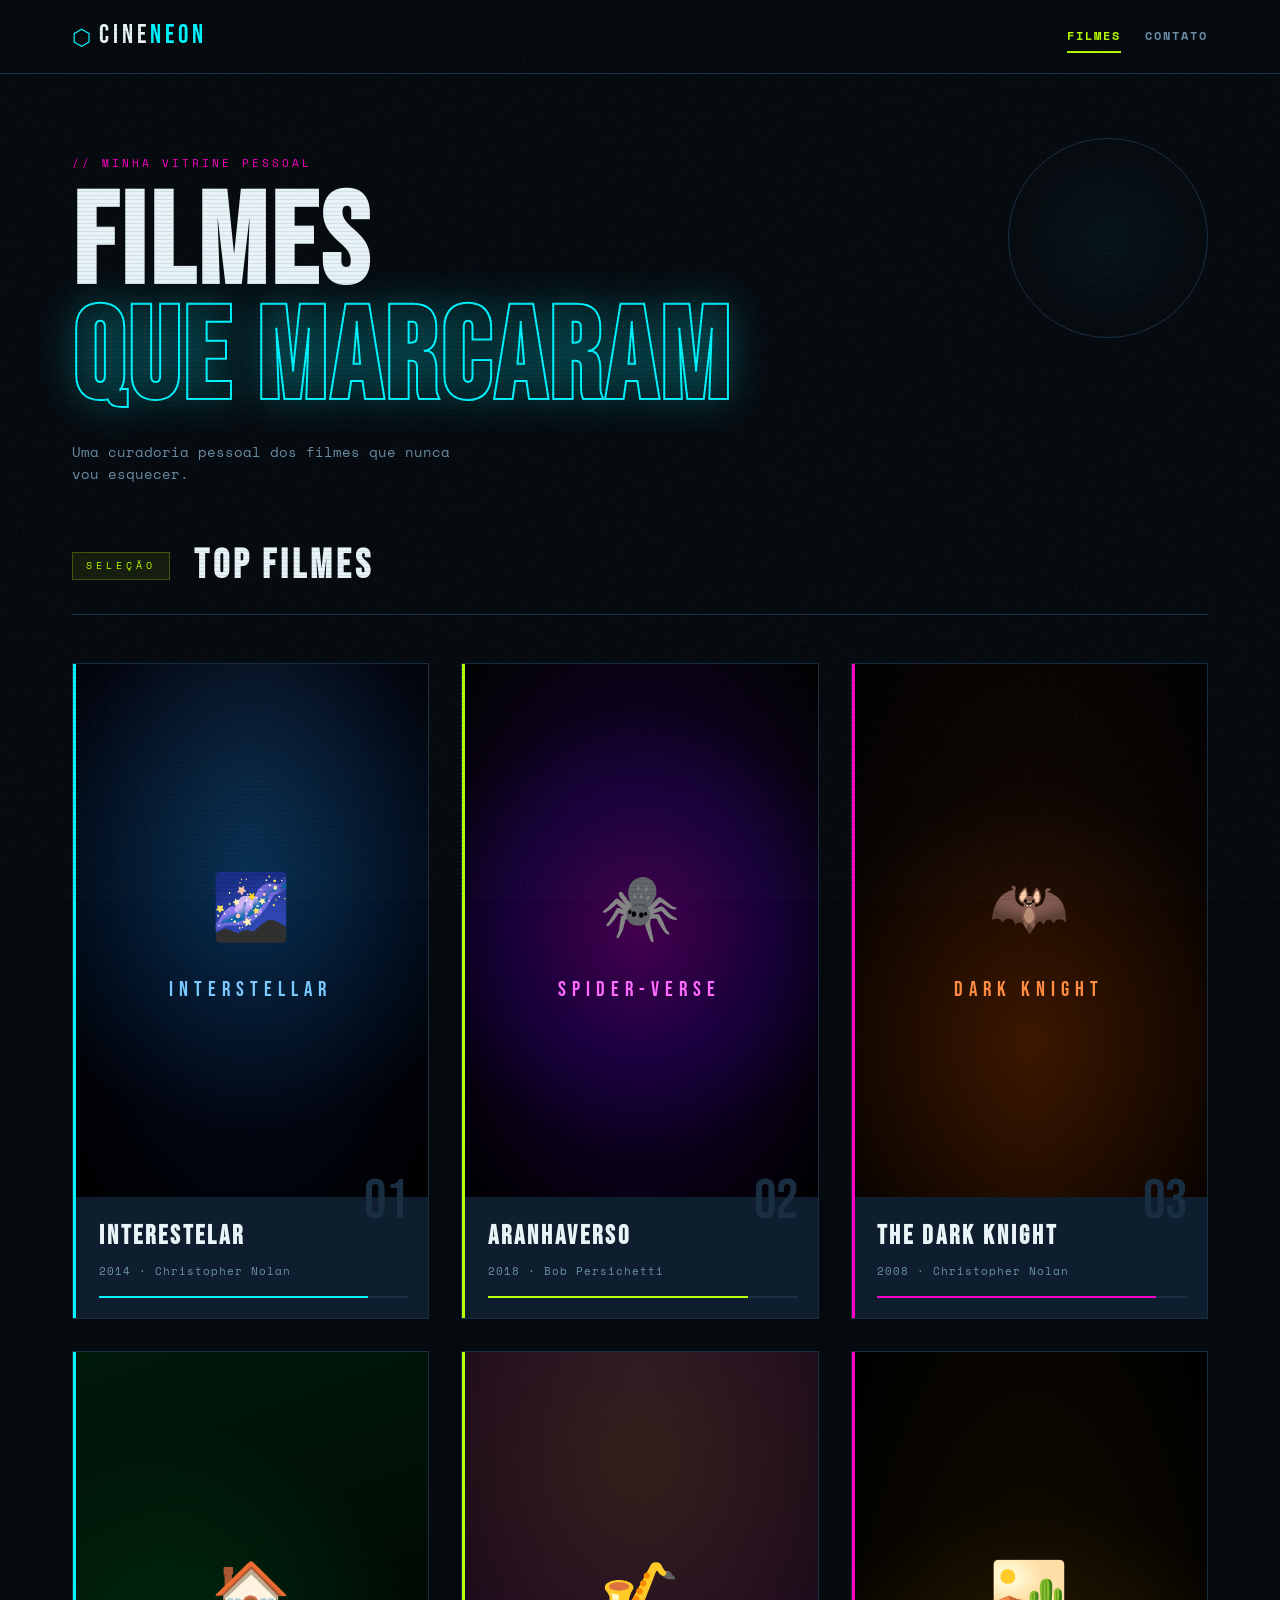
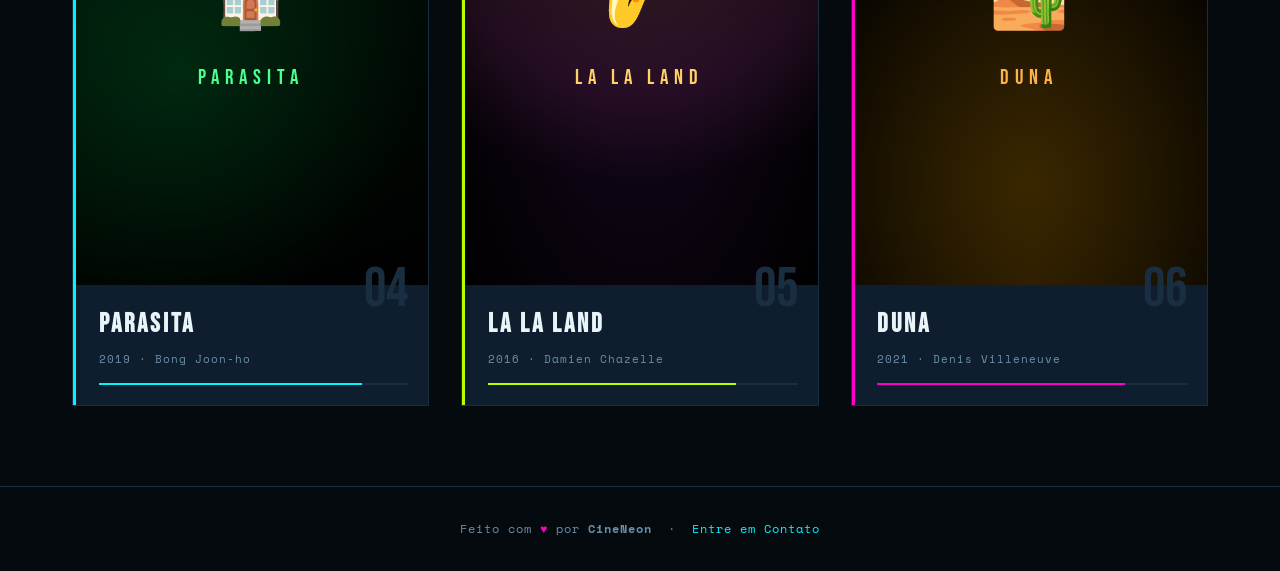
<file: index.html>
<!DOCTYPE html>
<html lang="pt-BR">
<head>
  <meta charset="UTF-8" />
  <meta name="viewport" content="width=device-width, initial-scale=1.0" />
  <title>CineNeon — Filmes Favoritos</title>
  <link rel="preconnect" href="https://fonts.googleapis.com" />
  <link href="https://fonts.googleapis.com/css2?family=Bebas+Neue&family=Space+Mono:ital,wght@0,400;0,700;1,400&display=swap" rel="stylesheet" />
  <link rel="stylesheet" href="style.css" />
</head>
<body>

  <div class="scanlines"></div>
  <div class="noise"></div>

  <header>
    <div class="header-inner">
      <div class="logo">
        <span class="logo-icon">⬡</span>
        <span class="logo-text">CINE<em>NEON</em></span>
      </div>
      <nav>
        <a href="index.html" class="nav-link active">Filmes</a>
        <a href="contato.html" class="nav-link">Contato</a>
      </nav>
    </div>
  </header>

  <main>
    <section class="hero">
      <p class="hero-tag">// MINHA VITRINE PESSOAL</p>
      <h1 class="hero-title">FILMES<br/><span class="highlight">QUE MARCARAM</span></h1>
      <p class="hero-sub">Uma curadoria pessoal dos filmes que nunca vou esquecer.</p>
      <div class="hero-deco"></div>
    </section>

    <section class="movies-section">
      <div class="section-header">
        <span class="section-tag">SELEÇÃO</span>
        <h2>TOP FILMES</h2>
      </div>

      <div class="cards-grid">

        <!-- Card 1 -->
        <article class="card" data-index="01">
          <div class="card-img-wrap">
            <div class="poster poster--interstellar">
              <div class="poster-glow"></div>
              <span class="poster-icon">🌌</span>
              <span class="poster-label">INTERSTELLAR</span>
            </div>
            <div class="card-overlay">
              <span class="card-genre">Sci-Fi · Drama</span>
              <button class="btn-watch" onclick="mostrarAlerta('Interestelar', 2014, '⭐ 8.7/10')">VER DETALHES</button>
            </div>
          </div>
          <div class="card-body">
            <span class="card-number">01</span>
            <h3 class="card-title">INTERESTELAR</h3>
            <p class="card-year">2014 · Christopher Nolan</p>
            <div class="card-bar"><span style="width: 87%"></span></div>
          </div>
        </article>

        <!-- Card 2 -->
        <article class="card card--alt" data-index="02">
          <div class="card-img-wrap">
            <div class="poster poster--spiderman">
              <div class="poster-glow"></div>
              <span class="poster-icon">🕷️</span>
              <span class="poster-label">SPIDER-VERSE</span>
            </div>
            <div class="card-overlay">
              <span class="card-genre">Animação · Ação</span>
              <button class="btn-watch" onclick="mostrarAlerta('Homem-Aranha no Aranhaverso', 2018, '⭐ 8.4/10')">VER DETALHES</button>
            </div>
          </div>
          <div class="card-body">
            <span class="card-number">02</span>
            <h3 class="card-title">ARANHAVERSO</h3>
            <p class="card-year">2018 · Bob Persichetti</p>
            <div class="card-bar"><span style="width: 84%"></span></div>
          </div>
        </article>

        <!-- Card 3 -->
        <article class="card card--accent" data-index="03">
          <div class="card-img-wrap">
            <div class="poster poster--darkknight">
              <div class="poster-glow"></div>
              <span class="poster-icon">🦇</span>
              <span class="poster-label">DARK KNIGHT</span>
            </div>
            <div class="card-overlay">
              <span class="card-genre">Ação · Crime</span>
              <button class="btn-watch" onclick="mostrarAlerta('Batman: O Cavaleiro das Trevas', 2008, '⭐ 9.0/10')">VER DETALHES</button>
            </div>
          </div>
          <div class="card-body">
            <span class="card-number">03</span>
            <h3 class="card-title">THE DARK KNIGHT</h3>
            <p class="card-year">2008 · Christopher Nolan</p>
            <div class="card-bar"><span style="width: 90%"></span></div>
          </div>
        </article>

        <!-- Card 4 -->
        <article class="card" data-index="04">
          <div class="card-img-wrap">
            <div class="poster poster--parasita">
              <div class="poster-glow"></div>
              <span class="poster-icon">🏠</span>
              <span class="poster-label">PARASITA</span>
            </div>
            <div class="card-overlay">
              <span class="card-genre">Drama · Thriller</span>
              <button class="btn-watch" onclick="mostrarAlerta('Parasita', 2019, '⭐ 8.5/10')">VER DETALHES</button>
            </div>
          </div>
          <div class="card-body">
            <span class="card-number">04</span>
            <h3 class="card-title">PARASITA</h3>
            <p class="card-year">2019 · Bong Joon-ho</p>
            <div class="card-bar"><span style="width: 85%"></span></div>
          </div>
        </article>

        <!-- Card 5 -->
        <article class="card card--alt" data-index="05">
          <div class="card-img-wrap">
            <div class="poster poster--lalaland">
              <div class="poster-glow"></div>
              <span class="poster-icon">🎷</span>
              <span class="poster-label">LA LA LAND</span>
            </div>
            <div class="card-overlay">
              <span class="card-genre">Musical · Romance</span>
              <button class="btn-watch" onclick="mostrarAlerta('La La Land', 2016, '⭐ 8.0/10')">VER DETALHES</button>
            </div>
          </div>
          <div class="card-body">
            <span class="card-number">05</span>
            <h3 class="card-title">LA LA LAND</h3>
            <p class="card-year">2016 · Damien Chazelle</p>
            <div class="card-bar"><span style="width: 80%"></span></div>
          </div>
        </article>

        <!-- Card 6 -->
        <article class="card card--accent" data-index="06">
          <div class="card-img-wrap">
            <div class="poster poster--duna">
              <div class="poster-glow"></div>
              <span class="poster-icon">🏜️</span>
              <span class="poster-label">DUNA</span>
            </div>
            <div class="card-overlay">
              <span class="card-genre">Sci-Fi · Épico</span>
              <button class="btn-watch" onclick="mostrarAlerta('Duna', 2021, '⭐ 8.0/10')">VER DETALHES</button>
            </div>
          </div>
          <div class="card-body">
            <span class="card-number">06</span>
            <h3 class="card-title">DUNA</h3>
            <p class="card-year">2021 · Denis Villeneuve</p>
            <div class="card-bar"><span style="width: 80%"></span></div>
          </div>
        </article>

      </div>
    </section>
  </main>

  <footer>
    <p>Feito com <span class="heart">♥</span> por <strong>CineNeon</strong> &nbsp;·&nbsp; <a href="contato.html">Entre em Contato</a></p>
  </footer>

  <!-- Modal -->
  <div id="modal" class="modal hidden">
    <div class="modal-box">
      <button class="modal-close" onclick="fecharModal()">✕</button>
      <p class="modal-tag">// DETALHES DO FILME</p>
      <h2 id="modal-title"></h2>
      <p id="modal-year"></p>
      <p id="modal-rating"></p>
      <button class="btn-modal-ok" onclick="fecharModal()">FECHAR</button>
    </div>
  </div>

  <script src="script.js"></script>
</body>
</html>
</file>
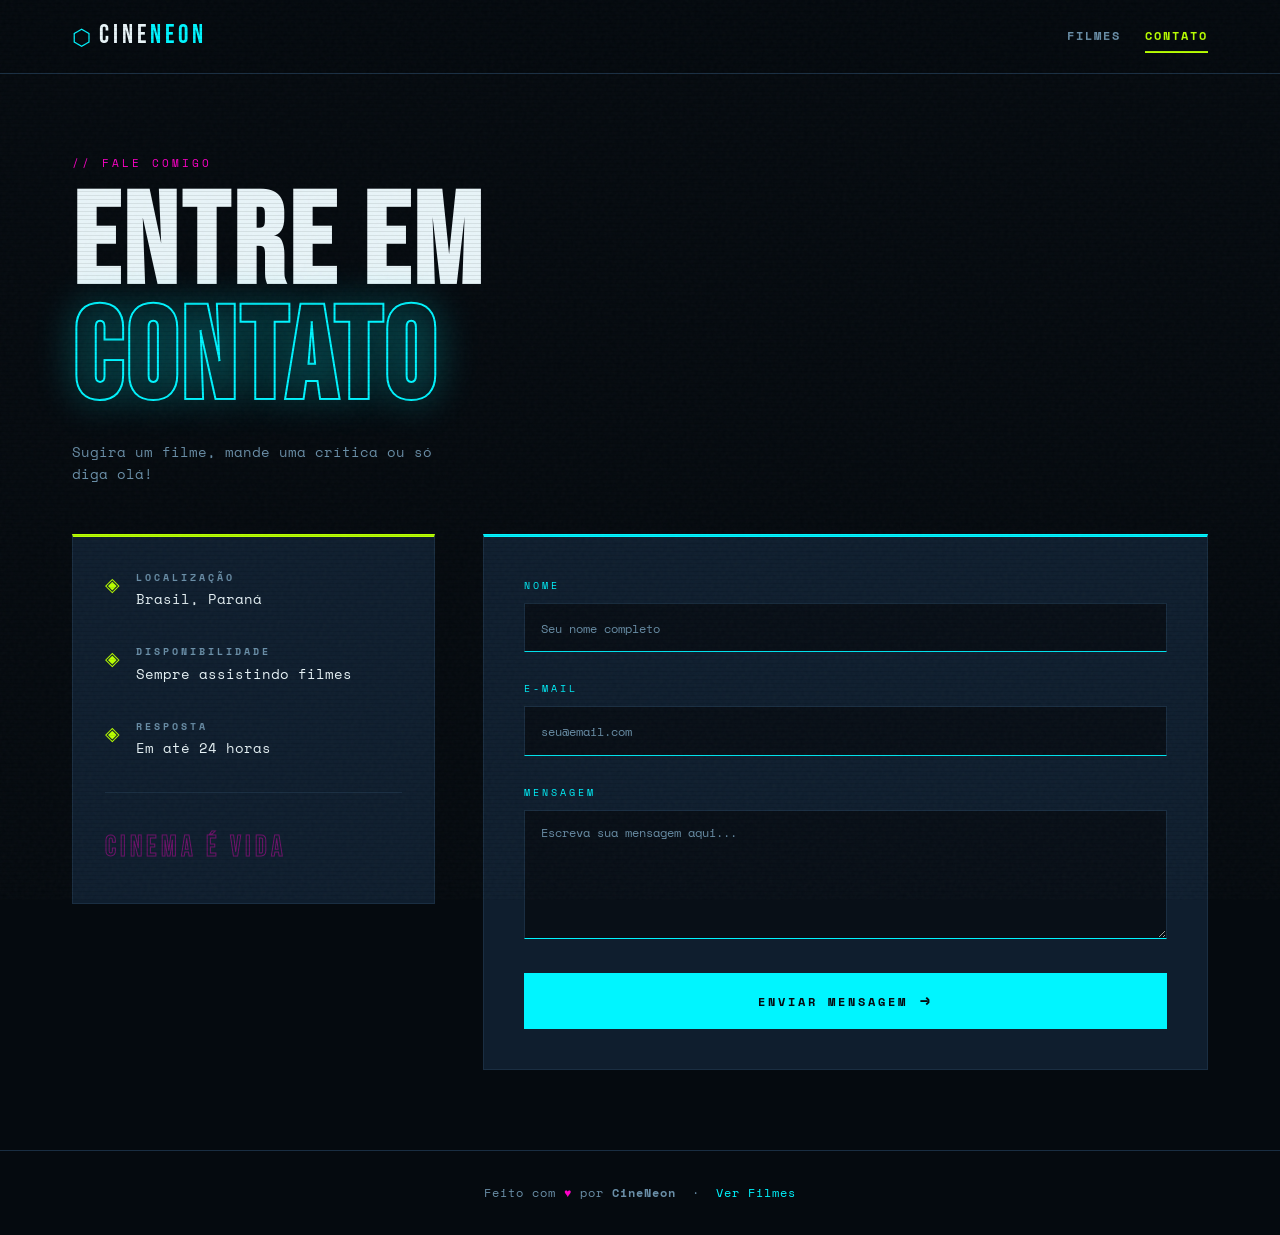
<file: contato (1).html>
<!DOCTYPE html>
<html lang="pt-BR">
<head>
  <meta charset="UTF-8" />
  <meta name="viewport" content="width=device-width, initial-scale=1.0" />
  <title>Contato — CineNeon</title>
  <link rel="preconnect" href="https://fonts.googleapis.com" />
  <link href="https://fonts.googleapis.com/css2?family=Bebas+Neue&family=Space+Mono:ital,wght@0,400;0,700;1,400&display=swap" rel="stylesheet" />
  <link rel="stylesheet" href="style.css" />
</head>
<body>

  <div class="scanlines"></div>
  <div class="noise"></div>

  <header>
    <div class="header-inner">
      <div class="logo">
        <span class="logo-icon">⬡</span>
        <span class="logo-text">CINE<em>NEON</em></span>
      </div>
      <nav>
        <a href="index.html" class="nav-link">Filmes</a>
        <a href="contato.html" class="nav-link active">Contato</a>
      </nav>
    </div>
  </header>

  <main class="contact-main">
    <section class="contact-hero">
      <p class="hero-tag">// FALE COMIGO</p>
      <h1 class="hero-title">ENTRE EM<br/><span class="highlight">CONTATO</span></h1>
      <p class="hero-sub">Sugira um filme, mande uma crítica ou só diga olá!</p>
    </section>

    <section class="contact-section">
      <div class="contact-grid">

        <div class="contact-info">
          <div class="info-block">
            <span class="info-icon">◈</span>
            <div>
              <h4>LOCALIZAÇÃO</h4>
              <p>Brasil, Paraná</p>
            </div>
          </div>
          <div class="info-block">
            <span class="info-icon">◈</span>
            <div>
              <h4>DISPONIBILIDADE</h4>
              <p>Sempre assistindo filmes</p>
            </div>
          </div>
          <div class="info-block">
            <span class="info-icon">◈</span>
            <div>
              <h4>RESPOSTA</h4>
              <p>Em até 24 horas</p>
            </div>
          </div>
          <div class="contact-deco">
            <span>CINEMA É VIDA</span>
          </div>
        </div>

        <div class="form-wrap">
          <form id="contact-form" onsubmit="enviarFormulario(event)">
            <div class="form-group">
              <label for="nome">NOME</label>
              <input type="text" id="nome" name="nome" placeholder="Seu nome completo" required />
            </div>
            <div class="form-group">
              <label for="email">E-MAIL</label>
              <input type="email" id="email" name="email" placeholder="seu@email.com" required />
            </div>
            <div class="form-group">
              <label for="mensagem">MENSAGEM</label>
              <textarea id="mensagem" name="mensagem" rows="5" placeholder="Escreva sua mensagem aqui..." required></textarea>
            </div>
            <button type="submit" class="btn-submit">
              <span>ENVIAR MENSAGEM</span>
              <span class="btn-arrow">→</span>
            </button>
          </form>
          <div id="form-success" class="form-success hidden">
            <span class="success-icon">✓</span>
            <h3>MENSAGEM ENVIADA!</h3>
            <p>Obrigado pelo contato. Responderei em breve!</p>
            <button onclick="resetForm()" class="btn-submit" style="margin-top:1.5rem">ENVIAR OUTRA</button>
          </div>
        </div>

      </div>
    </section>
  </main>

  <footer>
    <p>Feito com <span class="heart">♥</span> por <strong>CineNeon</strong> &nbsp;·&nbsp; <a href="index.html">Ver Filmes</a></p>
  </footer>

  <script src="script.js"></script>
</body>
</html>
</file>
<file: style.css>
/* ===========================
   CINENEON — STYLES
   Paleta: Ácido Neon sobre Escuro
   Cores: Ciano, Lima, Magenta, Laranja
=========================== */

:root {
  --bg:       #050a0f;
  --bg2:      #080f17;
  --bg3:      #0d1821;
  --surface:  #0f1e2e;
  --border:   #1a2e42;

  --cyan:     #00f5ff;
  --lime:     #b8ff00;
  --magenta:  #ff00c8;
  --orange:   #ff6b00;
  --yellow:   #ffe600;

  --text:     #e8f4f8;
  --text-dim: #6a8fa8;

  --font-display: 'Bebas Neue', sans-serif;
  --font-body:    'Space Mono', monospace;
}

*, *::before, *::after { box-sizing: border-box; margin: 0; padding: 0; }

html { scroll-behavior: smooth; }

body {
  background: var(--bg);
  color: var(--text);
  font-family: var(--font-body);
  font-size: 14px;
  line-height: 1.6;
  overflow-x: hidden;
  position: relative;
}

/* ── Atmospheric effects ─────────────── */
.scanlines {
  pointer-events: none;
  position: fixed; inset: 0; z-index: 999;
  background: repeating-linear-gradient(
    to bottom,
    transparent 0px,
    transparent 3px,
    rgba(0,0,0,0.08) 3px,
    rgba(0,0,0,0.08) 4px
  );
}

.noise {
  pointer-events: none;
  position: fixed; inset: 0; z-index: 998;
  opacity: 0.03;
  background-image: url("data:image/svg+xml,%3Csvg viewBox='0 0 256 256' xmlns='http://www.w3.org/2000/svg'%3E%3Cfilter id='noise'%3E%3CfeTurbulence type='fractalNoise' baseFrequency='0.9' numOctaves='4' stitchTiles='stitch'/%3E%3C/filter%3E%3Crect width='100%25' height='100%25' filter='url(%23noise)'/%3E%3C/svg%3E");
  background-repeat: repeat;
}

/* ── HEADER ──────────────────────────── */
header {
  position: sticky; top: 0; z-index: 100;
  background: rgba(5,10,15,0.92);
  backdrop-filter: blur(12px);
  border-bottom: 1px solid var(--border);
}

.header-inner {
  max-width: 1200px; margin: 0 auto;
  padding: 1rem 2rem;
  display: flex; align-items: center; justify-content: space-between;
}

.logo {
  display: flex; align-items: center; gap: 0.5rem;
  text-decoration: none;
}

.logo-icon {
  color: var(--cyan);
  font-size: 1.4rem;
  animation: pulse 2s ease-in-out infinite;
}

@keyframes pulse {
  0%, 100% { opacity: 1; text-shadow: 0 0 8px var(--cyan); }
  50%       { opacity: 0.6; text-shadow: none; }
}

.logo-text {
  font-family: var(--font-display);
  font-size: 1.6rem;
  letter-spacing: 4px;
  color: var(--text);
}
.logo-text em {
  font-style: normal;
  color: var(--cyan);
}

nav { display: flex; gap: 1.5rem; }

.nav-link {
  font-family: var(--font-body);
  font-size: 0.75rem;
  font-weight: 700;
  letter-spacing: 2px;
  text-transform: uppercase;
  text-decoration: none;
  color: var(--text-dim);
  padding: 0.4rem 0;
  border-bottom: 2px solid transparent;
  transition: color .2s, border-color .2s;
}
.nav-link:hover,
.nav-link.active {
  color: var(--lime);
  border-color: var(--lime);
}

/* ── HERO ────────────────────────────── */
.hero {
  max-width: 1200px; margin: 0 auto;
  padding: 5rem 2rem 3rem;
  position: relative;
}

.hero-tag {
  font-size: 0.7rem;
  letter-spacing: 3px;
  color: var(--magenta);
  margin-bottom: 1rem;
}

.hero-title {
  font-family: var(--font-display);
  font-size: clamp(4rem, 10vw, 8rem);
  line-height: 0.9;
  letter-spacing: 4px;
  color: var(--text);
  margin-bottom: 1.5rem;
}

.hero-title .highlight {
  color: transparent;
  -webkit-text-stroke: 2px var(--cyan);
  text-shadow: 0 0 40px rgba(0,245,255,0.3);
}

.hero-sub {
  font-size: 0.85rem;
  color: var(--text-dim);
  max-width: 400px;
}

.hero-deco {
  position: absolute; right: 2rem; top: 4rem;
  width: 200px; height: 200px;
  border: 1px solid var(--border);
  border-radius: 50%;
  background: radial-gradient(circle, rgba(0,245,255,0.04) 0%, transparent 70%);
  animation: spin 20s linear infinite;
}

@keyframes spin { to { transform: rotate(360deg); } }

/* ── MOVIES SECTION ──────────────────── */
.movies-section {
  max-width: 1200px; margin: 0 auto;
  padding: 0 2rem 5rem;
}

.section-header {
  display: flex; align-items: center; gap: 1.5rem;
  margin-bottom: 3rem;
  padding-bottom: 1rem;
  border-bottom: 1px solid var(--border);
}

.section-tag {
  font-size: 0.65rem;
  letter-spacing: 4px;
  color: var(--lime);
  background: rgba(184,255,0,0.08);
  border: 1px solid rgba(184,255,0,0.25);
  padding: 0.3rem 0.8rem;
}

.section-header h2 {
  font-family: var(--font-display);
  font-size: 2.5rem;
  letter-spacing: 4px;
  color: var(--text);
}

/* ── CARDS GRID ──────────────────────── */
.cards-grid {
  display: grid;
  grid-template-columns: repeat(auto-fill, minmax(280px, 1fr));
  gap: 2rem;
}

.card {
  background: var(--surface);
  border: 1px solid var(--border);
  overflow: hidden;
  position: relative;
  transition: transform .3s ease, box-shadow .3s ease;
  cursor: pointer;
}

.card::before {
  content: '';
  position: absolute; top: 0; left: 0;
  width: 3px; height: 100%;
  background: var(--cyan);
  transition: width .3s;
  z-index: 1;
}
.card--alt::before  { background: var(--lime); }
.card--accent::before { background: var(--magenta); }

.card:hover {
  transform: translateY(-6px);
  box-shadow: 0 20px 50px rgba(0,0,0,0.6),
              0 0 30px rgba(0,245,255,0.08);
}
.card--alt:hover  { box-shadow: 0 20px 50px rgba(0,0,0,0.6), 0 0 30px rgba(184,255,0,0.08); }
.card--accent:hover { box-shadow: 0 20px 50px rgba(0,0,0,0.6), 0 0 30px rgba(255,0,200,0.08); }

.card-img-wrap {
  position: relative;
  overflow: hidden;
  aspect-ratio: 2/3;
}

.card-img-wrap img {
  width: 100%; height: 100%;
  object-fit: cover;
  display: block;
  transition: transform .4s ease, filter .4s ease;
}

.card:hover .card-img-wrap img {
  transform: scale(1.05);
  filter: brightness(0.4);
}

.card-overlay {
  position: absolute; inset: 0;
  display: flex; flex-direction: column;
  align-items: center; justify-content: flex-end;
  padding: 2rem;
  opacity: 0;
  transition: opacity .3s;
}

.card:hover .card-overlay { opacity: 1; }

.card-genre {
  font-size: 0.65rem;
  letter-spacing: 2px;
  text-transform: uppercase;
  color: var(--text-dim);
  margin-bottom: 1rem;
}

.btn-watch {
  font-family: var(--font-body);
  font-size: 0.7rem;
  font-weight: 700;
  letter-spacing: 2px;
  background: transparent;
  color: var(--cyan);
  border: 1px solid var(--cyan);
  padding: 0.6rem 1.4rem;
  cursor: pointer;
  transition: background .2s, color .2s;
}
.card--alt .btn-watch  { color: var(--lime); border-color: var(--lime); }
.card--accent .btn-watch { color: var(--magenta); border-color: var(--magenta); }

.btn-watch:hover {
  background: var(--cyan);
  color: var(--bg);
}
.card--alt .btn-watch:hover  { background: var(--lime); color: var(--bg); }
.card--accent .btn-watch:hover { background: var(--magenta); color: var(--bg); }

.card-body {
  padding: 1.25rem 1.25rem 1.25rem 1.6rem;
  position: relative;
}

.card-number {
  position: absolute; top: -1.4rem; right: 1.25rem;
  font-family: var(--font-display);
  font-size: 3.5rem;
  color: var(--border);
  line-height: 1;
  pointer-events: none;
}

.card-title {
  font-family: var(--font-display);
  font-size: 1.6rem;
  letter-spacing: 3px;
  color: var(--text);
  margin-bottom: 0.25rem;
}

.card-year {
  font-size: 0.7rem;
  color: var(--text-dim);
  letter-spacing: 1px;
  margin-bottom: 1rem;
}

.card-bar {
  height: 2px;
  background: var(--border);
  overflow: hidden;
}
.card-bar span {
  display: block;
  height: 100%;
  background: var(--cyan);
  animation: barIn 1s ease forwards;
}
.card--alt .card-bar span  { background: var(--lime); }
.card--accent .card-bar span { background: var(--magenta); }

@keyframes barIn { from { width: 0 !important; } }

/* ── MODAL ───────────────────────────── */
.modal {
  position: fixed; inset: 0; z-index: 200;
  background: rgba(0,0,0,0.85);
  display: flex; align-items: center; justify-content: center;
  backdrop-filter: blur(8px);
  animation: fadeIn .2s ease;
}
.modal.hidden { display: none; }

@keyframes fadeIn { from { opacity: 0; } }

.modal-box {
  background: var(--surface);
  border: 1px solid var(--cyan);
  padding: 3rem;
  max-width: 480px; width: 90%;
  position: relative;
  box-shadow: 0 0 60px rgba(0,245,255,0.15);
  animation: slideUp .3s ease;
}

@keyframes slideUp { from { transform: translateY(20px); opacity: 0; } }

.modal-close {
  position: absolute; top: 1rem; right: 1rem;
  background: none; border: none;
  color: var(--text-dim); font-size: 1.2rem;
  cursor: pointer; transition: color .2s;
}
.modal-close:hover { color: var(--magenta); }

.modal-tag {
  font-size: 0.65rem;
  letter-spacing: 3px;
  color: var(--cyan);
  margin-bottom: 1rem;
}

.modal-box h2 {
  font-family: var(--font-display);
  font-size: 2.5rem;
  letter-spacing: 3px;
  margin-bottom: 0.75rem;
}

.modal-box p {
  color: var(--text-dim);
  font-size: 0.85rem;
  margin-bottom: 0.4rem;
}

/* ── CONTACT PAGE ────────────────────── */
.contact-main { max-width: 1200px; margin: 0 auto; padding: 0 2rem; }

.contact-hero {
  padding: 5rem 0 3rem;
}

.contact-section { padding-bottom: 5rem; }

.contact-grid {
  display: grid;
  grid-template-columns: 1fr 2fr;
  gap: 3rem;
  align-items: start;
}

@media (max-width: 768px) {
  .contact-grid { grid-template-columns: 1fr; }
}

.contact-info {
  display: flex; flex-direction: column; gap: 2rem;
  padding: 2rem;
  background: var(--surface);
  border: 1px solid var(--border);
  border-top: 3px solid var(--lime);
}

.info-block {
  display: flex; align-items: flex-start; gap: 1rem;
}

.info-icon {
  color: var(--lime);
  font-size: 1.2rem;
  flex-shrink: 0;
}

.info-block h4 {
  font-family: var(--font-body);
  font-size: 0.65rem;
  letter-spacing: 3px;
  color: var(--text-dim);
  margin-bottom: 0.25rem;
}

.info-block p {
  font-size: 0.85rem;
  color: var(--text);
}

.contact-deco {
  margin-top: auto;
  padding-top: 2rem;
  border-top: 1px solid var(--border);
}
.contact-deco span {
  font-family: var(--font-display);
  font-size: 1.8rem;
  letter-spacing: 4px;
  color: transparent;
  -webkit-text-stroke: 1px var(--magenta);
  opacity: 0.4;
}

/* ── FORM ────────────────────────────── */
.form-wrap {
  background: var(--surface);
  border: 1px solid var(--border);
  border-top: 3px solid var(--cyan);
  padding: 2.5rem;
}

.form-group {
  margin-bottom: 1.75rem;
}

.form-group label {
  display: block;
  font-size: 0.65rem;
  letter-spacing: 3px;
  color: var(--cyan);
  margin-bottom: 0.6rem;
}

.form-group input,
.form-group textarea {
  width: 100%;
  background: var(--bg2);
  border: 1px solid var(--border);
  border-bottom: 1px solid var(--cyan);
  color: var(--text);
  font-family: var(--font-body);
  font-size: 0.85rem;
  padding: 0.85rem 1rem;
  outline: none;
  transition: border-color .2s, box-shadow .2s;
  resize: vertical;
}

.form-group input:focus,
.form-group textarea:focus {
  border-color: var(--cyan);
  box-shadow: 0 0 0 3px rgba(0,245,255,0.06);
}

.form-group input::placeholder,
.form-group textarea::placeholder {
  color: var(--text-dim);
  font-size: 0.75rem;
}

.btn-submit {
  font-family: var(--font-body);
  font-size: 0.75rem;
  font-weight: 700;
  letter-spacing: 3px;
  background: var(--cyan);
  color: var(--bg);
  border: none;
  padding: 1rem 2rem;
  cursor: pointer;
  display: inline-flex; align-items: center; gap: 0.75rem;
  transition: background .2s, transform .15s;
  width: 100%;
  justify-content: center;
}

.btn-submit:hover {
  background: var(--lime);
  transform: translateY(-2px);
}

.btn-arrow { font-size: 1rem; }

/* ── SUCCESS STATE ───────────────────── */
.form-success {
  text-align: center;
  padding: 3rem 2rem;
}
.form-success.hidden { display: none; }

.success-icon {
  display: inline-flex;
  width: 3.5rem; height: 3.5rem;
  align-items: center; justify-content: center;
  border: 2px solid var(--lime);
  color: var(--lime);
  font-size: 1.5rem;
  border-radius: 50%;
  margin-bottom: 1.5rem;
  animation: scaleIn .4s ease;
}

@keyframes scaleIn { from { transform: scale(0); } }

.form-success h3 {
  font-family: var(--font-display);
  font-size: 2rem;
  letter-spacing: 3px;
  color: var(--lime);
  margin-bottom: 0.5rem;
}

.form-success p {
  color: var(--text-dim);
  font-size: 0.85rem;
}

/* ── FOOTER ──────────────────────────── */
footer {
  border-top: 1px solid var(--border);
  padding: 2rem;
  text-align: center;
  font-size: 0.75rem;
  color: var(--text-dim);
  letter-spacing: 1px;
}

footer a {
  color: var(--cyan);
  text-decoration: none;
}
footer a:hover { color: var(--lime); }

.heart { color: var(--magenta); }

/* ── MODAL BUTTON ───────────────────── */
.btn-modal-ok {
  font-family: var(--font-body);
  font-size: 0.7rem;
  font-weight: 700;
  letter-spacing: 2px;
  background: transparent;
  color: var(--cyan);
  border: 1px solid var(--cyan);
  padding: 0.7rem 1.5rem;
  cursor: pointer;
  margin-top: 1.5rem;
  transition: background .2s, color .2s;
}
.btn-modal-ok:hover { background: var(--cyan); color: var(--bg); }

/* ── CSS POSTERS ─────────────────────────── */
.poster {
  width: 100%; height: 100%;
  display: flex; flex-direction: column;
  align-items: center; justify-content: center;
  gap: 1rem;
  position: relative;
  overflow: hidden;
  transition: filter .4s ease;
}

.card:hover .poster { filter: brightness(0.3); }

.poster-glow {
  position: absolute; inset: 0;
  opacity: 0.6;
  transition: opacity .4s;
}
.card:hover .poster-glow { opacity: 0; }

.poster-icon {
  font-size: 4rem;
  z-index: 1;
  animation: float 3s ease-in-out infinite;
}

@keyframes float {
  0%, 100% { transform: translateY(0); }
  50%       { transform: translateY(-10px); }
}

.poster-label {
  font-family: var(--font-display);
  font-size: 1.3rem;
  letter-spacing: 6px;
  z-index: 1;
  text-align: center;
  padding: 0 1rem;
}

.poster--interstellar {
  background: radial-gradient(ellipse at 50% 30%, #0a1628 0%, #020510 60%, #000 100%);
}
.poster--interstellar .poster-glow {
  background: radial-gradient(circle at 50% 40%, rgba(0,150,255,0.35) 0%, transparent 70%);
}
.poster--interstellar .poster-label { color: #7bc8ff; }

.poster--spiderman {
  background: radial-gradient(ellipse at 50% 50%, #1a0030 0%, #0d0020 50%, #000 100%);
}
.poster--spiderman .poster-glow {
  background: radial-gradient(circle at 50% 50%, rgba(255,0,200,0.3) 0%, rgba(100,0,255,0.2) 40%, transparent 70%);
}
.poster--spiderman .poster-label { color: #ff6bff; }

.poster--darkknight {
  background: radial-gradient(ellipse at 50% 80%, #1a0a00 0%, #0d0500 50%, #000 100%);
}
.poster--darkknight .poster-glow {
  background: radial-gradient(circle at 50% 70%, rgba(255,100,0,0.25) 0%, transparent 60%);
}
.poster--darkknight .poster-label { color: #ff8c42; }

.poster--parasita {
  background: linear-gradient(160deg, #001a0a 0%, #000d05 50%, #000 100%);
}
.poster--parasita .poster-glow {
  background: radial-gradient(circle at 30% 60%, rgba(0,255,100,0.2) 0%, transparent 60%);
}
.poster--parasita .poster-label { color: #4dff91; }

.poster--lalaland {
  background: radial-gradient(ellipse at 50% 0%, #1a0a20 0%, #100515 50%, #000 100%);
}
.poster--lalaland .poster-glow {
  background: radial-gradient(circle at 50% 20%, rgba(255,200,0,0.2) 0%, rgba(255,100,200,0.15) 50%, transparent 70%);
}
.poster--lalaland .poster-label { color: #ffd166; }

.poster--duna {
  background: radial-gradient(ellipse at 50% 100%, #1a1000 0%, #0d0800 50%, #000 100%);
}
.poster--duna .poster-glow {
  background: radial-gradient(circle at 50% 80%, rgba(255,180,0,0.25) 0%, transparent 60%);
}
.poster--duna .poster-label { color: #ffb347; }

/* ── RESPONSIVE ──────────────────────── */
@media (max-width: 600px) {
  .header-inner { padding: 1rem; }
  .hero, .movies-section { padding-left: 1rem; padding-right: 1rem; }
  .hero-deco { display: none; }
  .cards-grid { grid-template-columns: 1fr; }
  .modal-box { padding: 2rem 1.5rem; }
}
</file>
